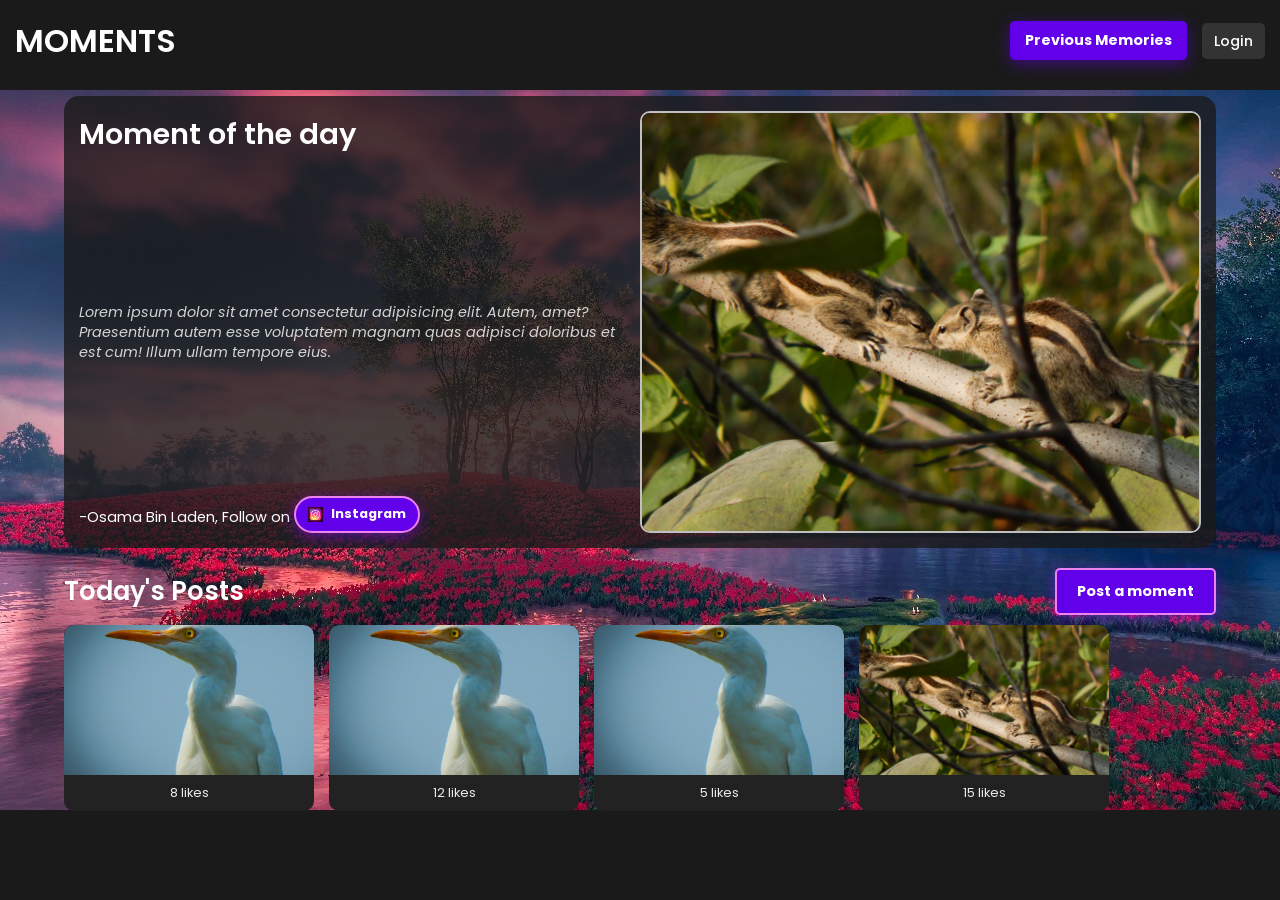
<file: Hack-The-Threat/demo-website/index.html>
<!DOCTYPE html>
<html lang="en">
  <head>
    <meta charset="UTF-8" />
    <meta name="viewport" content="width=device-width, initial-scale=1.0" />
    <title>Moments</title>
    <link rel="stylesheet" href="styles.css" />
    <link rel="preconnect" href="https://fonts.googleapis.com" />
    <link rel="preconnect" href="https://fonts.gstatic.com" crossorigin />
    <link
      href="https://fonts.googleapis.com/css2?family=Poppins:wght@300;400;500;600;700&display=swap"
      rel="stylesheet"
    />
    <script src="https://accounts.google.com/gsi/client" async defer></script>
  </head>
  <body>
    <div class="modal hidden">
      <div class="m-post">
        <img src="dummy.jpg" alt="" class="m-post-img" />
        <div class="m-post-details">
          <p class="m-post-username">USER01</p>
          <p class="m-post-caption">
            Lorem ipsum dolor sit amet consectetur adipisicing elit. Omnis
            consequatur minus id! Debitis temporibus dolore veniam amet, laborum
            nam libero provident praesentium blanditiis, eos explicabo?
          </p>
          <p class="m-post-like">4❤️</p>
        </div>
      </div>
    </div>
    <nav class="navbar">
      <a href="index.html" class="nav-title"><h1>MOMENTS</h1></a>
      <div class="navbutton-container">
        <a
          href="/previous-memories.html"
          class="navbutton"
          id="prevmem"
          >Previous Memories</a
        >
        <div id="login-button-container">
          <a href="/login.html" id="login-button" class="navbutton">Login</a>
        </div>
      </div>
    </nav>
    <main class="content">
      <section id="moment-of-the-day">
        <div id="moment-desc">
          <h2 id="moment-title">Moment of the day</h2>
          <p id="moment-story">
            Lorem ipsum dolor sit amet consectetur adipisicing elit. Autem, amet?
            Praesentium autem esse voluptatem magnam quas adipisci doloribus et
            est cum! Illum ullam tempore eius.
          </p>
          <p id="moment-userdata">
            -Osama Bin Laden, Follow on
            <a
              id="ins"
              class="tp-post-bin"
              href="https://www.instagram.com/?hl=en"
            >
              <img
                src="download.jpeg"
                alt="Instagram Logo"
                width="20"
                height="20"
              />
              <span>Instagram</span>
            </a>
          </p>
        </div>
        <img src="moment.jpg" alt="" id="moment-img" />
      </section>
      <section id="todays-posts">
        <div id="tp-header">
          <h2 id="tp-title">Today's Posts</h2>
          <a href="upload.html" id="tp-post-btn">Post a moment</a>
        </div>
        <div id="tp-container">
          <div class="post">
            <img src="dummy.jpg" alt="" class="post-img" />
            <p class="post-likes">8 likes</p>
          </div>
          <div class="post">
            <img src="dummy.jpg" alt="" class="post-img" />
            <p class="post-likes">12 likes</p>
          </div>
          <div class="post">
            <img src="dummy.jpg" alt="" class="post-img" />
            <p class="post-likes">5 likes</p>
          </div>
          <div class="post">
            <img src="moment.jpg" alt="" class="post-img" />
            <p class="post-likes">15 likes</p>
          </div>
        </div>
      </section>
    </main>
    <script>
      // Function to check if the user is logged in (dummy logic, replace with
      // your actual logic)
      function isLoggedIn() {
        return localStorage.getItem("userProfile") !== null;
      }

      function setupGoogleSignIn() {
        google.accounts.id.initialize({
          client_id: "YOUR_GOOGLE_CLIENT_ID", // Replace with your actual Google
          // Client ID
          callback: handleCredentialResponse,
        });

        google.accounts.id.renderButton(
          document.getElementById("login-button-container"),
          {
            theme: "filled_black",
            size: "large",
            text: "Sign in with Google",
          }, // customization attributes
        );
      }

      // Function to handle the Google login response
      function handleCredentialResponse(response) {
        // Handle the Google login response and fetch user profile data
        const id_token = response.credential;
        console.log("id_token: " + id_token);

        // fetch the user info and store into local storage and replace login
        // with profile

        fetch(
          "https://www.googleapis.com/oauth2/v3/tokeninfo?id_token=" + id_token,
        )
          .then((response) => response.json())
          .then((data) => {
            console.log(data);

            const userProfile = {
              name: data.name,
              email: data.email,
              picture: data.picture,
            };
            localStorage.setItem("userProfile", JSON.stringify(userProfile));
            updateNavbar();
          })
          .catch((error) => console.error("Error fetching user info:", error));
      }

      // Function to update the navbar based on login status
      function updateNavbar() {
        const loginButtonContainer =
          document.getElementById("login-button-container");
        const userProfileString = localStorage.getItem("userProfile");
        const userProfile = userProfileString
          ? JSON.parse(userProfileString)
          : null;
        if (userProfile) {
          loginButtonContainer.innerHTML = `
                <div class="user-profile">
                <img class="user-profile-pic" src="${userProfile.picture}" alt="Profile Pic" />
                <span class="user-profile-name">${userProfile.name}</span>
                </div>
            `;
        } else {
          loginButtonContainer.innerHTML = `<a href="/login.html" id="login-button" class="navbutton">Login</a>`;
        }
      }

      document.addEventListener("DOMContentLoaded", () => {
        if (!isLoggedIn()) {
          setupGoogleSignIn();
        }
        updateNavbar();
      });
    </script>
  </body>
</html>
</file>
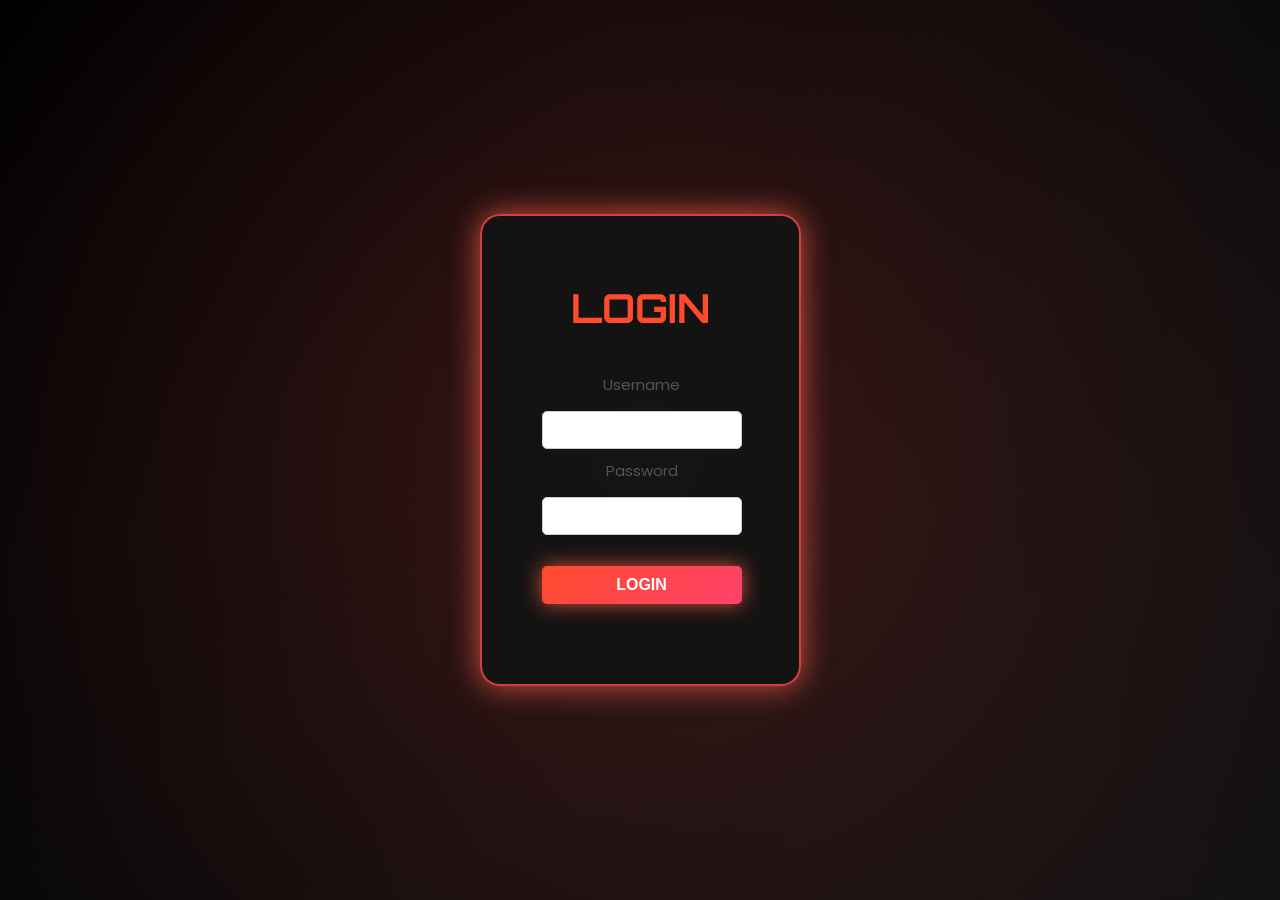
<file: Hack-The-Threat/demo-website/login.html>
<!DOCTYPE html>
<html lang="en">
<head>
    <meta charset="UTF-8">
    <meta name="viewport" content="width=device-width, initial-scale=1.0">
    <title>Welcome to Momento!</title>
    <link rel="stylesheet" href="login.css">
    <script src="https://accounts.google.com/gsi/client" async defer></script>
</head>
<body>
    <div class="login-container">
        <h1>Login</h1>
        <form id="login-form" action="/login" method="POST">
            <div class="input-group">
                <label for="username">Username</label>
                <input type="text" id="username" name="username" required>
            </div>
            <div class="input-group">
                <label for="password">Password</label>
                <input type="password" id="password" name="password" required>
            </div>
            <button type="submit" class="login-btn">Login</button>
        </form>      

        
        <div id="g_id_onload"
            data-client_id="356605619715-j957gqr93v6ktq3bbo808qlpet393odu.apps.googleusercontent.com"
            data-callback="handleCredentialResponse"
            data-auto_prompt="false">
        </div>
        
        
        <div class="g_id_signin" data-type="icon"></div>
        
        <p id="error-message" style="color: red; display: none;"></p>
    </div>

    <script src="script.js"></script>
</body>
</html>
</file>
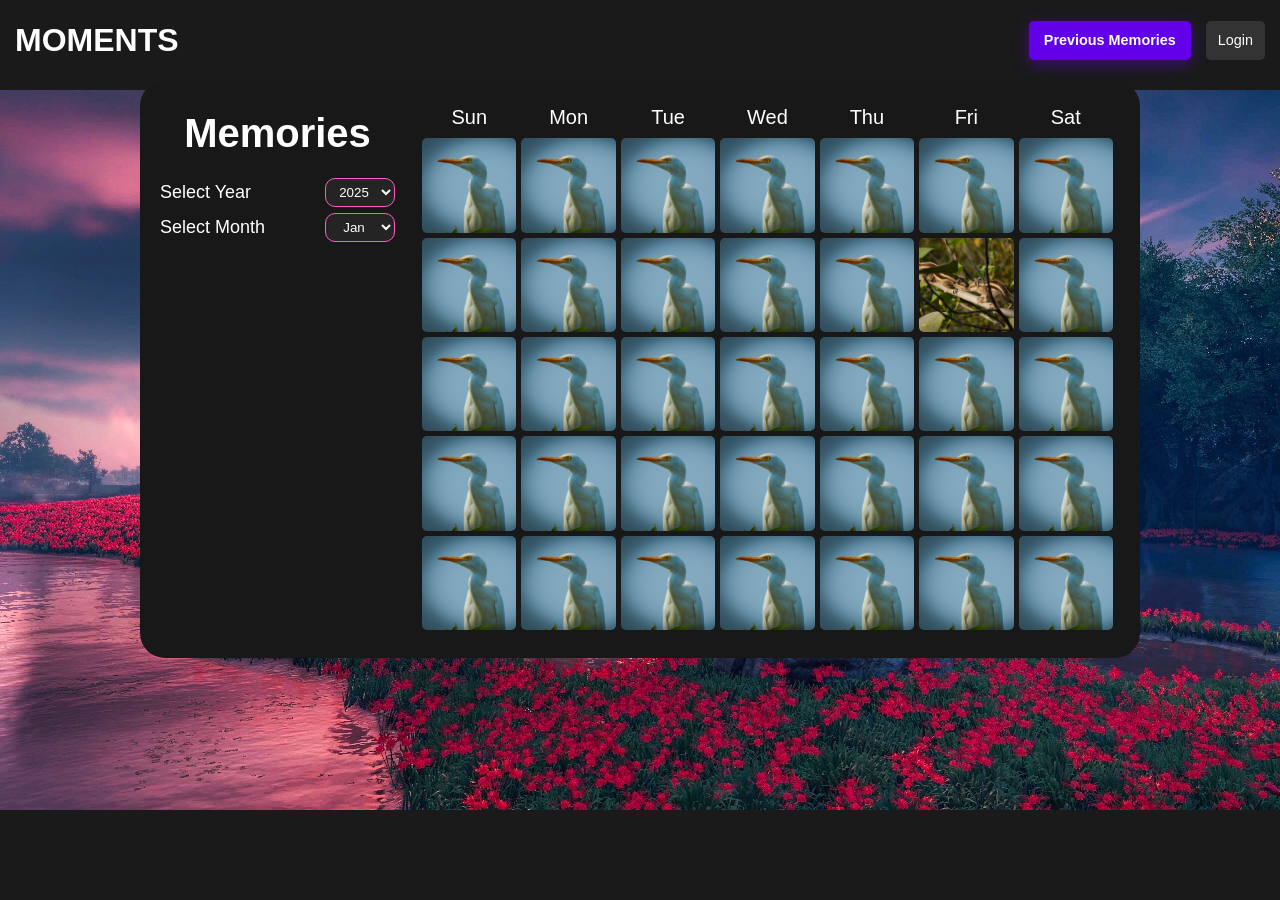
<file: Hack-The-Threat/demo-website/previous-memories.html>
<!DOCTYPE html>
<html lang="en">
  <head>
    <meta charset="UTF-8" />
    <meta name="viewport" content="width=device-width, initial-scale=1.0" />
    <title>Memories</title>
    <link rel="stylesheet" href="styles.css" />
    <link rel="stylesheet" href="previous-memories.css" />
    <link rel="preconnect" href="https://fonts.googleapis.com" />
    <link rel="preconnect" href="https://fonts.gstatic.com" crossorigin />
    <link
      href="https://fonts.googleapis.com/css2?family=Jersey+20&display=swap"
      rel="stylesheet"
    />
    <link rel="preconnect" href="https://fonts.googleapis.com" />
    <link rel="preconnect" href="https://fonts.gstatic.com" crossorigin />
    <link
      href="https://fonts.googleapis.com/css2?family=Instrument+Sans:ital,wght@0,400..700;1,400..700&display=swap"
      rel="stylesheet"
    />
  </head>
  <body>
    <div class="navbar">
      <a href="index.html"><h1 class="jersey-20-regular">MOMENTS</h1></a>
      <div class="navbutton-container">
        <a
          href="/previous-memories.html"
          class="navbutton jersey-20-regular"
          id="prevmem"
          >Previous Memories</a
        >
        <a href="/login.html" class="navbutton jersey-20-regular">Login </a>
      </div>
    </div>
    <div class="main-container">
      <form action="" id="time-select">
        <h2 class="jersey-20-regular" id="mem-title">Memories</h2>
        <div class="opt">
          <label for="year" class="instrument-sans-100">Select Year</label>
          <select name="year" id="year">
            <option value="2024" selected>2024</option>
            <option value="2024" selected>2025</option>
          </select>
        </div>
        <div class="opt">
          <label for="month" class="instrument-sans-100">Select Month</label>
          <select name="month" id="month">
            <option value="jan">Jan</option>
            <option value="feb">Feb</option>
          </select>
        </div>
      </form>
      <div id="memories-section">
        <p class="day">Sun</p>
        <p class="day">Mon</p>
        <p class="day">Tue</p>
        <p class="day">Wed</p>
        <p class="day">Thu</p>
        <p class="day">Fri</p>
        <p class="day">Sat</p>
        <img src="dummy.jpg" alt="" class="memory not-in-month" />
        <img src="dummy.jpg" alt="" class="memory not-in-month" />
        <img src="dummy.jpg" alt="" class="memory not-in-month" />
        <img src="dummy.jpg" alt="" class="memory" />
        <img src="dummy.jpg" alt="" class="memory" />
        <img src="dummy.jpg" alt="" class="memory" />
        <img src="dummy.jpg" alt="" class="memory" />
        <img src="dummy.jpg" alt="" class="memory" />
        <img src="dummy.jpg" alt="" class="memory" />
        <img src="dummy.jpg" alt="" class="memory" />
        <img src="dummy.jpg" alt="" class="memory" />
        <img src="dummy.jpg" alt="" class="memory" />
        <img src="moment.jpg" alt="" class="memory" />
        <img src="dummy.jpg" alt="" class="memory" />
        <img src="dummy.jpg" alt="" class="memory" />
        <img src="dummy.jpg" alt="" class="memory" />
        <img src="dummy.jpg" alt="" class="memory" />
        <img src="dummy.jpg" alt="" class="memory" />
        <img src="dummy.jpg" alt="" class="memory" />
        <img src="dummy.jpg" alt="" class="memory" />
        <img src="dummy.jpg" alt="" class="memory" />
        <img src="dummy.jpg" alt="" class="memory" />
        <img src="dummy.jpg" alt="" class="memory" />
        <img src="dummy.jpg" alt="" class="memory" />
        <img src="dummy.jpg" alt="" class="memory" />
        <img src="dummy.jpg" alt="" class="memory" />
        <img src="dummy.jpg" alt="" class="memory" />
        <img src="dummy.jpg" alt="" class="memory" />
        <img src="dummy.jpg" alt="" class="memory" />
        <img src="dummy.jpg" alt="" class="memory" />
        <img src="dummy.jpg" alt="" class="memory" />
        <img src="dummy.jpg" alt="" class="memory" />
        <img src="dummy.jpg" alt="" class="memory" />
        <img src="dummy.jpg" alt="" class="memory" />
        <img src="dummy.jpg" alt="" class="memory not-in-month" />
      </div>
    </div>
  </body>
</html>
</file>
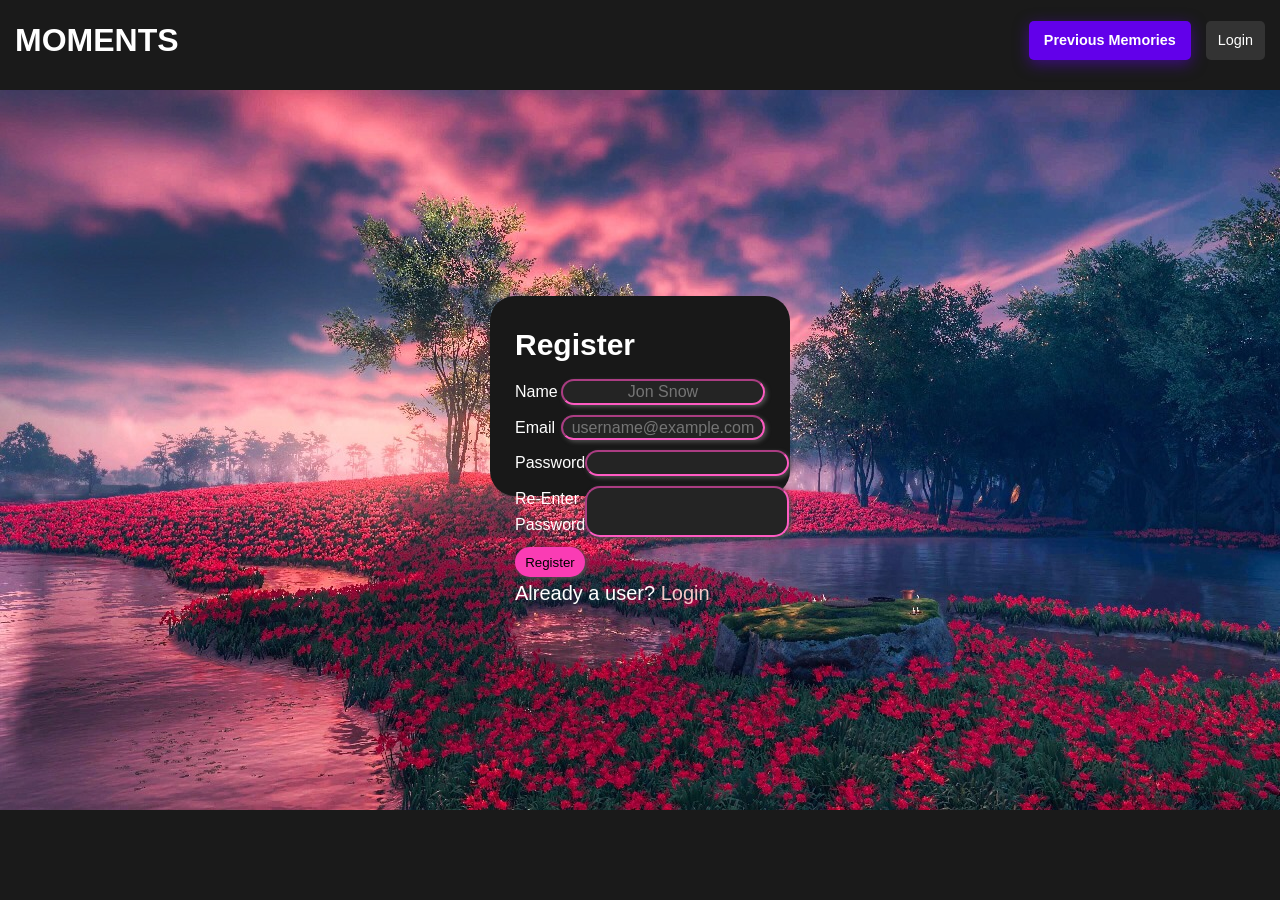
<file: Hack-The-Threat/demo-website/register.html>
<!DOCTYPE html>
<html lang="en">
  <head>
    <meta charset="UTF-8" />
    <meta name="viewport" content="width=device-width, initial-scale=1.0" />
    <title>Register</title>
    <link rel="stylesheet" href="styles.css" />
    <link rel="stylesheet" href="register.css" />
    <link rel="preconnect" href="https://fonts.googleapis.com" />
    <link rel="preconnect" href="https://fonts.gstatic.com" crossorigin />
    <link
      href="https://fonts.googleapis.com/css2?family=Jersey+20&display=swap"
      rel="stylesheet"
    />
    <link rel="preconnect" href="https://fonts.googleapis.com" />
    <link rel="preconnect" href="https://fonts.gstatic.com" crossorigin />
    <link
      href="https://fonts.googleapis.com/css2?family=Instrument+Sans:ital,wght@0,400..700;1,400..700&display=swap"
      rel="stylesheet"
    />
  </head>
  <body>
    <div class="navbar">
      <a href="index.html"><h1 class="jersey-20-regular">MOMENTS</h1></a>

      <div class="navbutton-container">
        <a
          href="/previous-memories.html"
          class="navbutton jersey-20-regular"
          id="prevmem"
          >Previous Memories</a
        >
        <a href="/login.html" class="navbutton jersey-20-regular">Login </a>
      </div>
    </div>
    <div id="login-page">
      <form action="" id="register-form">
        <h3 style="font-size: 30px; margin: 0" class="jersey-20-regular">
          Register
        </h3>
        <div class="form-input instrument-sans-100">
          <label for="name">Name</label>
          <input name="Name" type="Name" placeholder="Jon Snow" />
        </div>
        <div class="form-input instrument-sans-100">
          <label for="email">Email</label>
          <input name="email" type="email" placeholder="username@example.com" />
        </div>
        <div class="form-input instrument-sans-100">
          <label for="passwd">Password</label>
          <input type="password" name="passwd" id="passwd" />
        </div>
        <div class="form-input instrument-sans-100">
          <label for="re-passwd">Re-Enter Password</label>
          <input type="password" name="re-passwd" id="re-passwd" />
        </div>
        <button>Register</button>
        <p class="jersey-20-regular" style="font-size: 20px">
          Already a user?
          <a
            href="/login.html"
            style="color: rgb(245, 200, 200)"
            class="instrument-sans-100"
            >Login</a
          >
        </p>
      </form>
    </div>
  </body>
</html>
</file>
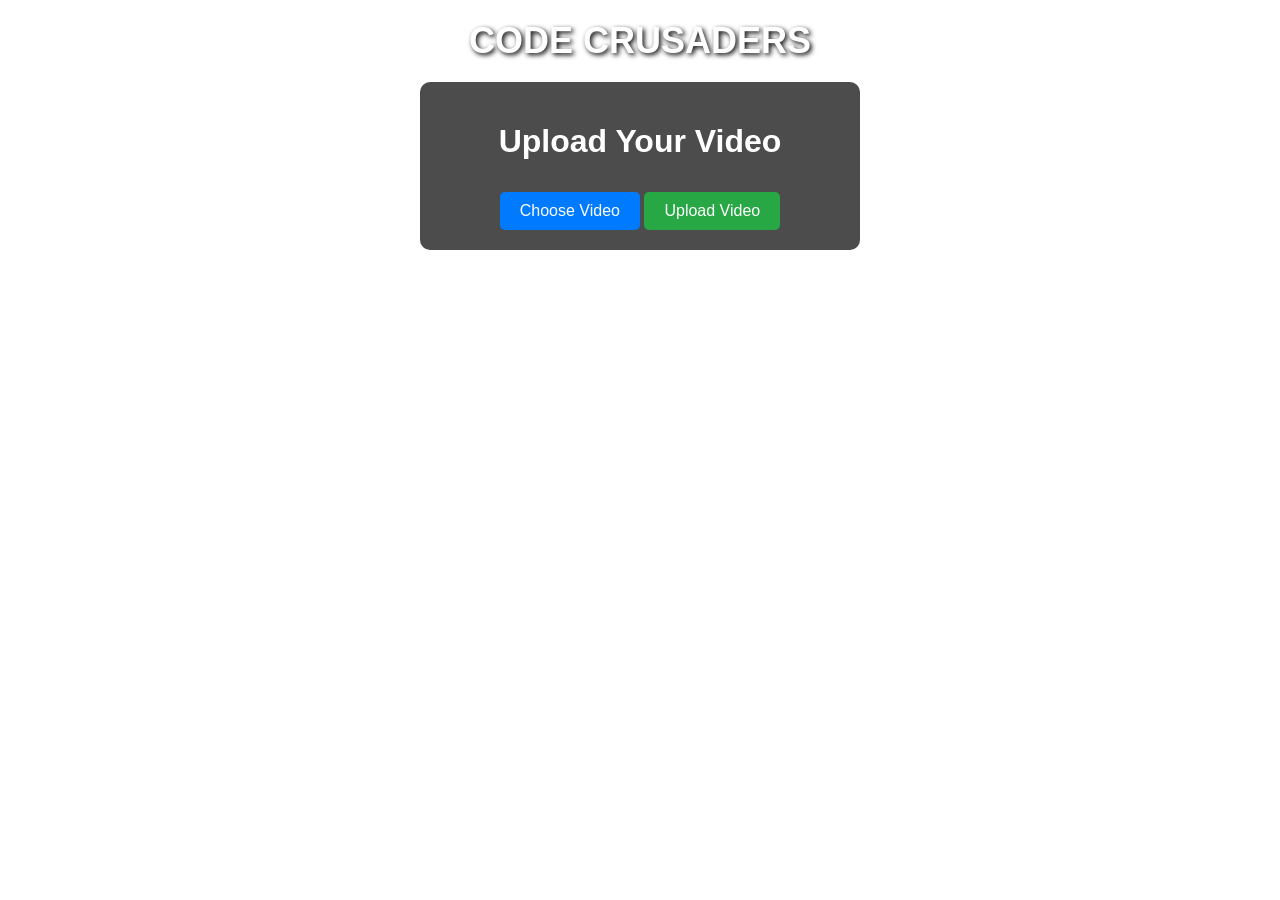
<file: Hack-The-Threat/demo-website/test_video.html>
<!DOCTYPE html>
<html lang="en">
<head>
  <meta charset="UTF-8">
  <meta name="viewport" content="width=device-width, initial-scale=1.0">
  <title>Code Crusaders</title>
  <style>
    body {
      margin: 0;
      padding: 0;
      font-family: Arial, sans-serif;
      background-image: url('https://images8.alphacoders.com/568/568490.jpg');
      background-size: cover;
      background-position: center;
      background-repeat: no-repeat;
      color: white;
      display: flex;
      flex-direction: column;
      align-items: center;
      height: 100vh;
    }

    .title {
      font-size: 36px;
      font-weight: bold;
      text-shadow: 2px 2px 5px black;
      margin: 20px 0;
    }

    .container {
      background: rgba(0, 0, 0, 0.7);
      padding: 20px;
      border-radius: 10px;
      text-align: center;
      width: 90%;
      max-width: 400px;
    }

    input[type="file"] {
      display: none;
    }

    label {
      display: inline-block;
      background: #007bff;
      color: white;
      padding: 10px 20px;
      font-size: 16px;
      border-radius: 5px;
      cursor: pointer;
      margin-top: 10px;
    }

    label:hover {
      background: #0056b3;
    }

    button {
      background: #28a745;
      color: white;
      border: none;
      padding: 10px 20px;
      font-size: 16px;
      border-radius: 5px;
      cursor: pointer;
      margin-top: 10px;
    }

    button:hover {
      background: #218838;
    }

    video {
      width: 100%;
      border-radius: 10px;
      margin-top: 10px;
    }
  </style>
</head>
<body>
  <div class="title">CODE CRUSADERS</div>
  <div class="container">
    <h1>Upload Your Video</h1>
    <form>
      <input type="file" id="videoUpload" accept="video/*">
      <label for="videoUpload">Choose Video</label>
      <video id="videoPreview" controls style="display: none;"></video>
      <button type="submit">Upload Video</button>
    </form>
  </div>

  <script>
    const videoUpload = document.getElementById('videoUpload');
    const videoPreview = document.getElementById('videoPreview');

    videoUpload.addEventListener('change', function(event) {
      const file = event.target.files[0];
      if (file) {
        const url = URL.createObjectURL(file);
        videoPreview.src = url;
        videoPreview.style.display = 'block';
      }
    });
  </script>
</body>
</html>
</file>
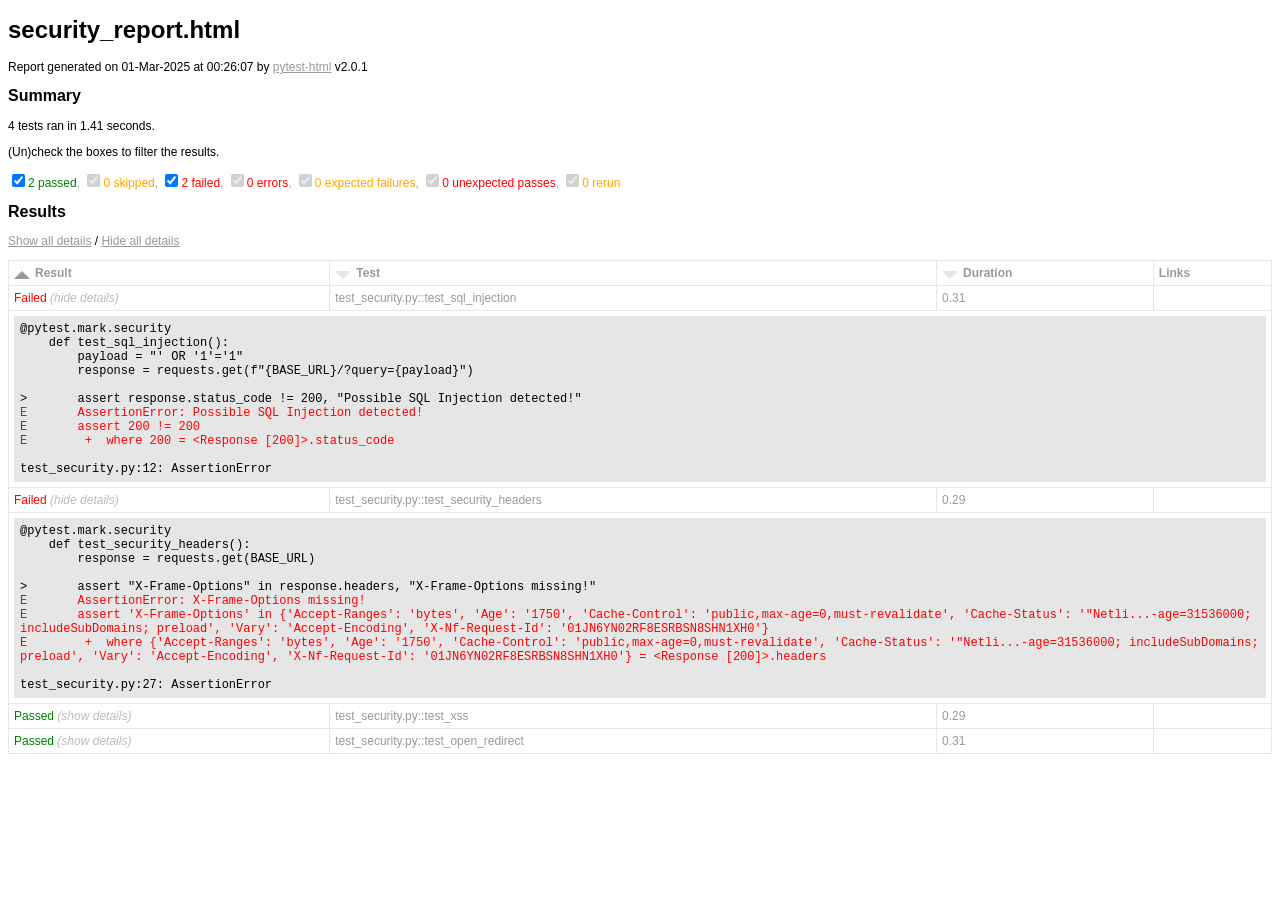
<file: Hack-The-Threat/tests/logs/security_report.html>
<!DOCTYPE html>
<html>
  <head>
    <meta charset="utf-8"/>
    <title>Test Report</title>
    <style>body {
	font-family: Helvetica, Arial, sans-serif;
	font-size: 12px;
	/* do not increase min-width as some may use split screens */
	min-width: 800px;
	color: #999;
}

h1 {
	font-size: 24px;
	color: black;
}

h2 {
	font-size: 16px;
	color: black;
}

p {
    color: black;
}

a {
	color: #999;
}

table {
	border-collapse: collapse;
}

/******************************
 * SUMMARY INFORMATION
 ******************************/

#environment td {
	padding: 5px;
	border: 1px solid #E6E6E6;
}

#environment tr:nth-child(odd) {
	background-color: #f6f6f6;
}

/******************************
 * TEST RESULT COLORS
 ******************************/
span.passed, .passed .col-result {
	color: green;
}
span.skipped, span.xfailed, span.rerun, .skipped .col-result, .xfailed .col-result, .rerun .col-result {
	color: orange;
}
span.error, span.failed, span.xpassed, .error .col-result, .failed .col-result, .xpassed .col-result  {
	color: red;
}


/******************************
 * RESULTS TABLE
 *
 * 1. Table Layout
 * 2. Extra
 * 3. Sorting items
 *
 ******************************/

/*------------------
 * 1. Table Layout
 *------------------*/

#results-table {
	border: 1px solid #e6e6e6;
	color: #999;
	font-size: 12px;
	width: 100%
}

#results-table th, #results-table td {
	padding: 5px;
	border: 1px solid #E6E6E6;
	text-align: left
}
#results-table th {
	font-weight: bold
}

/*------------------
 * 2. Extra
 *------------------*/

.log:only-child {
	height: inherit
}
.log {
	background-color: #e6e6e6;
	border: 1px solid #e6e6e6;
	color: black;
	display: block;
	font-family: "Courier New", Courier, monospace;
	height: 230px;
	overflow-y: scroll;
	padding: 5px;
	white-space: pre-wrap
}
div.image {
	border: 1px solid #e6e6e6;
	float: right;
	height: 240px;
	margin-left: 5px;
	overflow: hidden;
	width: 320px
}
div.image img {
	width: 320px
}
.collapsed {
	display: none;
}
.expander::after {
	content: " (show details)";
	color: #BBB;
	font-style: italic;
	cursor: pointer;
}
.collapser::after {
	content: " (hide details)";
	color: #BBB;
	font-style: italic;
	cursor: pointer;
}

/*------------------
 * 3. Sorting items
 *------------------*/
.sortable {
	cursor: pointer;
}

.sort-icon {
	font-size: 0px;
	float: left;
	margin-right: 5px;
	margin-top: 5px;
	/*triangle*/
	width: 0;
	height: 0;
	border-left: 8px solid transparent;
	border-right: 8px solid transparent;
}

.inactive .sort-icon {
	/*finish triangle*/
	border-top: 8px solid #E6E6E6;
}

.asc.active .sort-icon {
	/*finish triangle*/
	border-bottom: 8px solid #999;
}

.desc.active .sort-icon {
	/*finish triangle*/
	border-top: 8px solid #999;
}
</style></head>
  <body onLoad="init()">
    <script>/* This Source Code Form is subject to the terms of the Mozilla Public
 * License, v. 2.0. If a copy of the MPL was not distributed with this file,
 * You can obtain one at http://mozilla.org/MPL/2.0/. */


function toArray(iter) {
    if (iter === null) {
        return null;
    }
    return Array.prototype.slice.call(iter);
}

function find(selector, elem) {
    if (!elem) {
        elem = document;
    }
    return elem.querySelector(selector);
}

function find_all(selector, elem) {
    if (!elem) {
        elem = document;
    }
    return toArray(elem.querySelectorAll(selector));
}

function sort_column(elem) {
    toggle_sort_states(elem);
    var colIndex = toArray(elem.parentNode.childNodes).indexOf(elem);
    var key;
    if (elem.classList.contains('numeric')) {
        key = key_num;
    } else if (elem.classList.contains('result')) {
        key = key_result;
    } else {
        key = key_alpha;
    }
    sort_table(elem, key(colIndex));
}

function show_all_extras() {
    find_all('.col-result').forEach(show_extras);
}

function hide_all_extras() {
    find_all('.col-result').forEach(hide_extras);
}

function show_extras(colresult_elem) {
    var extras = colresult_elem.parentNode.nextElementSibling;
    var expandcollapse = colresult_elem.firstElementChild;
    extras.classList.remove("collapsed");
    expandcollapse.classList.remove("expander");
    expandcollapse.classList.add("collapser");
}

function hide_extras(colresult_elem) {
    var extras = colresult_elem.parentNode.nextElementSibling;
    var expandcollapse = colresult_elem.firstElementChild;
    extras.classList.add("collapsed");
    expandcollapse.classList.remove("collapser");
    expandcollapse.classList.add("expander");
}

function show_filters() {
    var filter_items = document.getElementsByClassName('filter');
    for (var i = 0; i < filter_items.length; i++)
        filter_items[i].hidden = false;
}

function add_collapse() {
    // Add links for show/hide all
    var resulttable = find('table#results-table');
    var showhideall = document.createElement("p");
    showhideall.innerHTML = '<a href="javascript:show_all_extras()">Show all details</a> / ' +
                            '<a href="javascript:hide_all_extras()">Hide all details</a>';
    resulttable.parentElement.insertBefore(showhideall, resulttable);

    // Add show/hide link to each result
    find_all('.col-result').forEach(function(elem) {
        var collapsed = get_query_parameter('collapsed') || 'Passed';
        var extras = elem.parentNode.nextElementSibling;
        var expandcollapse = document.createElement("span");
        if (collapsed.includes(elem.innerHTML)) {
            extras.classList.add("collapsed");
            expandcollapse.classList.add("expander");
        } else {
            expandcollapse.classList.add("collapser");
        }
        elem.appendChild(expandcollapse);

        elem.addEventListener("click", function(event) {
            if (event.currentTarget.parentNode.nextElementSibling.classList.contains("collapsed")) {
                show_extras(event.currentTarget);
            } else {
                hide_extras(event.currentTarget);
            }
        });
    })
}

function get_query_parameter(name) {
    var match = RegExp('[?&]' + name + '=([^&]*)').exec(window.location.search);
    return match && decodeURIComponent(match[1].replace(/\+/g, ' '));
}

function init () {
    reset_sort_headers();

    add_collapse();

    show_filters();

    sort_column(find('.initial-sort'));

    find_all('.sortable').forEach(function(elem) {
        elem.addEventListener("click",
                              function(event) {
                                  sort_column(elem);
                              }, false)
    });

};

function sort_table(clicked, key_func) {
    var rows = find_all('.results-table-row');
    var reversed = !clicked.classList.contains('asc');
    var sorted_rows = sort(rows, key_func, reversed);
    /* Whole table is removed here because browsers acts much slower
     * when appending existing elements.
     */
    var thead = document.getElementById("results-table-head");
    document.getElementById('results-table').remove();
    var parent = document.createElement("table");
    parent.id = "results-table";
    parent.appendChild(thead);
    sorted_rows.forEach(function(elem) {
        parent.appendChild(elem);
    });
    document.getElementsByTagName("BODY")[0].appendChild(parent);
}

function sort(items, key_func, reversed) {
    var sort_array = items.map(function(item, i) {
        return [key_func(item), i];
    });

    sort_array.sort(function(a, b) {
        var key_a = a[0];
        var key_b = b[0];

        if (key_a == key_b) return 0;

        if (reversed) {
            return (key_a < key_b ? 1 : -1);
        } else {
            return (key_a > key_b ? 1 : -1);
        }
    });

    return sort_array.map(function(item) {
        var index = item[1];
        return items[index];
    });
}

function key_alpha(col_index) {
    return function(elem) {
        return elem.childNodes[1].childNodes[col_index].firstChild.data.toLowerCase();
    };
}

function key_num(col_index) {
    return function(elem) {
        return parseFloat(elem.childNodes[1].childNodes[col_index].firstChild.data);
    };
}

function key_result(col_index) {
    return function(elem) {
        var strings = ['Error', 'Failed', 'Rerun', 'XFailed', 'XPassed',
                       'Skipped', 'Passed'];
        return strings.indexOf(elem.childNodes[1].childNodes[col_index].firstChild.data);
    };
}

function reset_sort_headers() {
    find_all('.sort-icon').forEach(function(elem) {
        elem.parentNode.removeChild(elem);
    });
    find_all('.sortable').forEach(function(elem) {
        var icon = document.createElement("div");
        icon.className = "sort-icon";
        icon.textContent = "vvv";
        elem.insertBefore(icon, elem.firstChild);
        elem.classList.remove("desc", "active");
        elem.classList.add("asc", "inactive");
    });
}

function toggle_sort_states(elem) {
    //if active, toggle between asc and desc
    if (elem.classList.contains('active')) {
        elem.classList.toggle('asc');
        elem.classList.toggle('desc');
    }

    //if inactive, reset all other functions and add ascending active
    if (elem.classList.contains('inactive')) {
        reset_sort_headers();
        elem.classList.remove('inactive');
        elem.classList.add('active');
    }
}

function is_all_rows_hidden(value) {
  return value.hidden == false;
}

function filter_table(elem) {
    var outcome_att = "data-test-result";
    var outcome = elem.getAttribute(outcome_att);
    class_outcome = outcome + " results-table-row";
    var outcome_rows = document.getElementsByClassName(class_outcome);

    for(var i = 0; i < outcome_rows.length; i++){
        outcome_rows[i].hidden = !elem.checked;
    }

    var rows = find_all('.results-table-row').filter(is_all_rows_hidden);
    var all_rows_hidden = rows.length == 0 ? true : false;
    var not_found_message = document.getElementById("not-found-message");
    not_found_message.hidden = !all_rows_hidden;
}
</script>
    <h1>security_report.html</h1>
    <p>Report generated on 01-Mar-2025 at 00:26:07 by <a href="https://pypi.python.org/pypi/pytest-html">pytest-html</a> v2.0.1</p>
    <h2>Summary</h2>
    <p>4 tests ran in 1.41 seconds. </p>
    <p class="filter" hidden="true">(Un)check the boxes to filter the results.</p><input checked="true" class="filter" data-test-result="passed" hidden="true" name="filter_checkbox" onChange="filter_table(this)" type="checkbox"/><span class="passed">2 passed</span>, <input checked="true" class="filter" data-test-result="skipped" disabled="true" hidden="true" name="filter_checkbox" onChange="filter_table(this)" type="checkbox"/><span class="skipped">0 skipped</span>, <input checked="true" class="filter" data-test-result="failed" hidden="true" name="filter_checkbox" onChange="filter_table(this)" type="checkbox"/><span class="failed">2 failed</span>, <input checked="true" class="filter" data-test-result="error" disabled="true" hidden="true" name="filter_checkbox" onChange="filter_table(this)" type="checkbox"/><span class="error">0 errors</span>, <input checked="true" class="filter" data-test-result="xfailed" disabled="true" hidden="true" name="filter_checkbox" onChange="filter_table(this)" type="checkbox"/><span class="xfailed">0 expected failures</span>, <input checked="true" class="filter" data-test-result="xpassed" disabled="true" hidden="true" name="filter_checkbox" onChange="filter_table(this)" type="checkbox"/><span class="xpassed">0 unexpected passes</span>, <input checked="true" class="filter" data-test-result="rerun" disabled="true" hidden="true" name="filter_checkbox" onChange="filter_table(this)" type="checkbox"/><span class="rerun">0 rerun</span>
    <h2>Results</h2>
    <table id="results-table">
      <thead id="results-table-head">
        <tr>
          <th class="sortable result initial-sort" col="result">Result</th>
          <th class="sortable" col="name">Test</th>
          <th class="sortable numeric" col="duration">Duration</th>
          <th>Links</th></tr>
        <tr hidden="true" id="not-found-message">
          <th colspan="4">No results found. Try to check the filters</th></tr></thead>
      <tbody class="failed results-table-row">
        <tr>
          <td class="col-result">Failed</td>
          <td class="col-name">test_security.py::test_sql_injection</td>
          <td class="col-duration">0.31</td>
          <td class="col-links"></td></tr>
        <tr>
          <td class="extra" colspan="4">
            <div class="log">@pytest.mark.security<br/>    def test_sql_injection():<br/>        payload = &quot;&#x27; OR &#x27;1&#x27;=&#x27;1&quot;<br/>        response = requests.get(f&quot;{BASE_URL}/?query={payload}&quot;)<br/>    <br/>&gt;       assert response.status_code != 200, &quot;Possible SQL Injection detected!&quot;<br/><span class="error">E       AssertionError: Possible SQL Injection detected!</span><br/><span class="error">E       assert 200 != 200</span><br/><span class="error">E        +  where 200 = &lt;Response [200]&gt;.status_code</span><br/><br/>test_security.py:12: AssertionError<br/></div></td></tr></tbody>
      <tbody class="failed results-table-row">
        <tr>
          <td class="col-result">Failed</td>
          <td class="col-name">test_security.py::test_security_headers</td>
          <td class="col-duration">0.29</td>
          <td class="col-links"></td></tr>
        <tr>
          <td class="extra" colspan="4">
            <div class="log">@pytest.mark.security<br/>    def test_security_headers():<br/>        response = requests.get(BASE_URL)<br/>    <br/>&gt;       assert &quot;X-Frame-Options&quot; in response.headers, &quot;X-Frame-Options missing!&quot;<br/><span class="error">E       AssertionError: X-Frame-Options missing!</span><br/><span class="error">E       assert &#x27;X-Frame-Options&#x27; in {&#x27;Accept-Ranges&#x27;: &#x27;bytes&#x27;, &#x27;Age&#x27;: &#x27;1750&#x27;, &#x27;Cache-Control&#x27;: &#x27;public,max-age=0,must-revalidate&#x27;, &#x27;Cache-Status&#x27;: &#x27;&quot;Netli...-age=31536000; includeSubDomains; preload&#x27;, &#x27;Vary&#x27;: &#x27;Accept-Encoding&#x27;, &#x27;X-Nf-Request-Id&#x27;: &#x27;01JN6YN02RF8ESRBSN8SHN1XH0&#x27;}</span><br/><span class="error">E        +  where {&#x27;Accept-Ranges&#x27;: &#x27;bytes&#x27;, &#x27;Age&#x27;: &#x27;1750&#x27;, &#x27;Cache-Control&#x27;: &#x27;public,max-age=0,must-revalidate&#x27;, &#x27;Cache-Status&#x27;: &#x27;&quot;Netli...-age=31536000; includeSubDomains; preload&#x27;, &#x27;Vary&#x27;: &#x27;Accept-Encoding&#x27;, &#x27;X-Nf-Request-Id&#x27;: &#x27;01JN6YN02RF8ESRBSN8SHN1XH0&#x27;} = &lt;Response [200]&gt;.headers</span><br/><br/>test_security.py:27: AssertionError<br/></div></td></tr></tbody>
      <tbody class="passed results-table-row">
        <tr>
          <td class="col-result">Passed</td>
          <td class="col-name">test_security.py::test_xss</td>
          <td class="col-duration">0.29</td>
          <td class="col-links"></td></tr>
        <tr>
          <td class="extra" colspan="4">
            <div class="empty log">No log output captured.</div></td></tr></tbody>
      <tbody class="passed results-table-row">
        <tr>
          <td class="col-result">Passed</td>
          <td class="col-name">test_security.py::test_open_redirect</td>
          <td class="col-duration">0.31</td>
          <td class="col-links"></td></tr>
        <tr>
          <td class="extra" colspan="4">
            <div class="empty log">No log output captured.</div></td></tr></tbody></table></body></html>
</file>
<file: Hack-The-Threat/demo-website/styles.css>
* {
  margin: 0;
  padding: 0;
  box-sizing: border-box;
}

body {
  font-family: "Poppins", sans-serif;
  background: url("./picture.jpg") no-repeat center center fixed;
  background-size: contain; /* Changed from cover to contain */
    background-color: #1a1a1a;
  color: #fff;
  line-height: 1.6;
  min-height: 100vh;
  width: 100%;
}
a {
  text-decoration: none;
  color: inherit;
}

.nav-title {
  color: #fff;
}

.navbar {
  display: flex;
  justify-content: space-between;
  align-items: center;
  padding: 15px; /* Reduced padding */
}

.navbar h1 {
  font-size: 2rem; /* Reduced font-size */
  font-weight: 600;
  margin: 0;
}

.navbutton-container {
  display: flex;
  align-items: center;
  gap: 15px;
}

.navbutton {
  font-size: 0.9rem; /* Reduced font-size */
  font-weight: 500;
  padding: 8px 12px;
  border-radius: 5px;
  background: #333;
  transition: background 0.3s ease, color 0.3s ease;
}

.navbutton:hover {
  background: #555;
  color: #eee;
}

#prevmem {
  display: inline-block;
  padding: 8px 15px; /* Reduced padding */
  font-size: 0.9rem; /* Reduced font-size */
  font-weight: bold;
  color: #fff;
  text-decoration: none;
  background: #6200ea;
  border-radius: 5px;
  box-shadow: 0 4px 15px rgba(98, 0, 234, 0.5);
  transition: all 0.3s ease-in-out;
}

#prevmem:hover {
  background: #ff1493;
  color: #6200ea;
  box-shadow: 0 0 25px rgba(98, 0, 234, 0.8),
    0 0 50px rgba(98, 0, 234, 0.6);
}

.content {
  width: 90%;
  max-width: 1200px;
  margin: 15px auto; /* Reduced margin */
}

#moment-of-the-day {
  background: rgba(25, 25, 25, 0.8);
  border-radius: 15px; /* Reduced border-radius */
  display: grid;
  grid-template-columns: 1fr 1fr;
  padding: 15px; /* Reduced padding */
  margin-bottom: 20px; /* Reduced margin */
  transition: transform 0.3s ease-in-out, background 0.3s ease-in-out;
}

#moment-of-the-day:hover {
  background: rgba(128, 0, 255, 0.1);
  transform: scale(1.02);
}

#moment-img {
  width: 100%;
  height: 100%;
  object-fit: cover;
  border-radius: 10px; /* Reduced border-radius */
  border: 2px solid silver;
}

#moment-desc {
  display: flex;
  flex-direction: column;
  justify-content: space-between;
  padding-right: 15px;
}

#moment-title {
  font-size: 1.8rem; /* Reduced font-size */
  font-weight: 600;
  margin-bottom: 10px; /* Reduced margin */
}

#moment-story {
  font-size: 0.9rem;
  font-style: italic;
  line-height: 1.4;
  opacity: 0.8;
}

#moment-userdata {
  font-size: 0.9rem; /* Reduced font-size */
}

#todays-posts {
  margin-top: 20px; /* Reduced margin */
}

#tp-header {
  display: flex;
  justify-content: space-between;
  align-items: center;
  margin-bottom: 10px; /* Reduced margin */
}

#tp-title {
  font-size: 1.6rem; /* Reduced font-size */
  font-weight: 600;
}

#tp-post-btn {
  display: inline-block;
  padding: 10px 20px; /* Reduced padding */
  font-size: 0.9rem; /* Reduced font-size */
  font-weight: bold;
  color: #fff;
  text-decoration: none;
  background: #6200ea;
  border: 2px solid violet;
  border-radius: 5px;
  text-align: center;
  cursor: pointer;
  box-shadow: 0 4px 15px rgba(128, 0, 255, 0.5);
  transition: all 0.3s ease-in-out;
}

#tp-post-btn:hover {
  background: #ff1493;
  color: #6200ea;
  box-shadow: 0 0 25px rgba(255, 20, 147, 0.8),
    0 0 50px rgba(255, 20, 147, 0.6);
}

#tp-container {
  display: flex;
  flex-wrap: wrap;
  gap: 15px;
}

.post {
  width: 30%;
  min-width: 180px; /* Reduced min-width */
    max-width: 250px;
  background: #222;
  border-radius: 10px;
  overflow: hidden;
  display: flex;
  flex-direction: column;
  transition: transform 0.3s ease-in-out;
  margin-bottom: 10px;
}

.post:hover {
  transform: scale(1.02);
}

.post-img {
  width: 100%;
  height: 150px; /* Reduced height */
  object-fit: cover;
  border-radius: 10px 10px 0 0;
}

.post-likes {
  text-align: center;
  padding: 8px; /* Reduced padding */
  font-size: 0.8rem;
  opacity: 0.9;
}

.modal {
  position: fixed;
  top: 0;
  left: 0;
  width: 100%;
  height: 100vh;
  background: rgba(0, 0, 0, 0.7);
  display: flex;
  align-items: center;
  justify-content: center;
  z-index: 100;
}

.m-post {
  width: 80%;
  max-width: 800px;
  background: #222;
  border-radius: 15px;
  overflow: hidden;
  display: grid;
  grid-template-columns: 1.2fr 0.8fr;
}

.m-post-img {
  width: 100%;
  height: 100%;
  object-fit: cover;
}

.m-post-details {
  padding: 15px;
  display: flex;
  flex-direction: column;
  gap: 10px;
}

.m-post-username {
  font-size: 1.2rem;
  font-weight: 600;
}

.m-post-caption {
  font-size: 0.8rem;
  font-style: italic;
  opacity: 0.8;
}

.m-post-like {
  align-self: flex-start;
  padding: 5px 10px;
  font-size: 0.8rem;
  border: 1px solid #ff5bc3;
  border-radius: 15px;
  cursor: pointer;
}

.hidden {
  display: none;
}

.user-profile {
  display: flex;
  align-items: center;
  gap: 8px;
}

.user-profile-pic {
  width: 25px; /* Reduced size */
  height: 25px; /* Reduced size */
  border-radius: 50%;
  object-fit: cover;
}

.user-profile-name {
  font-weight: 600;
  color: #ffffff;
    font-size: 0.9rem;
}

.tp-post-bin {
  display: inline-flex;
  align-items: center;
  padding: 6px 12px;
  font-size: 0.8rem;
  font-weight: bold;
  color: #fff;
  text-decoration: none;
  background: #6200ea;
  border: 2px solid violet;
  border-radius: 50px;
  box-shadow: 0 4px 15px rgba(128, 0, 255, 0.5);
  transition: all 0.3s ease-in-out;
}

.tp-post-bin img {
  margin-right: 8px;
  width: 15px;
    height: 15px;
}

.tp-post-bin:hover {
  background: #ff1493;
  color: #6200ea;
  box-shadow: 0 0 25px rgba(255, 20, 147, 0.8),
    0 0 50px rgba(255, 20, 147, 0.6);
}
</file>
<file: Hack-The-Threat/demo-website/login.css>
/* Importing modern fonts */
@import url('https://fonts.googleapis.com/css2?family=Orbitron:wght@400;700&family=Poppins:wght@300;600&display=swap');

body {
    height: 100vh;
    margin: 0;
    display: flex;
    justify-content: center;
    align-items: center;
    background: linear-gradient(135deg, #000000, #121212);
    color: white;
    font-family: 'Poppins', sans-serif;
    overflow: hidden;
    position: relative;
}

/* Animated Gradient Effect on Cursor */
body::before {
    content: "";
    position: absolute;
    width: 100%;
    height: 100%;
    background: radial-gradient(circle, rgba(255, 77, 77, 0.2), transparent);
    pointer-events: none;
    transition: transform 0.1s ease-out;
}

/* Cursor Effect Movement */
body:hover::before {
    transform: translate(var(--x, 50px), var(--y, 50px));
}

/* this is for the login form*/
#login-form {
    padding: 20px;
    border-radius: 10px;
    box-shadow: 0 4px 10px rgba(0, 0, 0, 0.1);
    width: 100%;
    max-width: 200px;
}   

.input-group {
    margin-bottom: 1px;
    margin-top: 10px;
}

.input-group label {
    display: block;
    font-size: 15px;
    margin-bottom: 15px;
    color: #555;
}

.input-group input {
    width: 100%;
    padding: 10px;
    font-size: 14px;
    border: 1px solid #ccc;
    border-radius: 5px;
    box-sizing: border-box;
}

.input-group input:focus {
    border-color: #007BFF;
    outline: none;
    box-shadow: 0 0 5px rgba(0, 123, 255, 0.5);
}

.login-btn {
    width: 100%;
    padding: 10px;
    background-color: #007BFF;
    color: #fff;
    border: none;
    border-radius: 5px;
    font-size: 16px;
    cursor: pointer;
    margin-top: 30px;
    transition: background-color 0.3s ease;
}

.login-btn:hover {
    background-color: #0056b3;
}


/* Container Styling */
.login-container {
    padding: 40px;
    background: rgba(20, 20, 20, 0.95);
    border-radius: 20px;
    text-align: center;
    box-shadow: 0 0 30px rgba(255, 99, 71, 0.8);
    border: 2px solid rgba(255, 77, 77, 0.8);
    backdrop-filter: blur(20px);
    animation: glow 2s infinite alternate;
}

/* Neon Glow Animation */
@keyframes glow {
    from {
        box-shadow: 0 0 20px rgba(255, 99, 71, 0.8);
    }
    to {
        box-shadow: 0 0 40px rgba(255, 99, 71, 1);
    }
}

/* Heading Styling */
.login-container h1 {
    font-size: 2.5rem;
    font-family: 'Orbitron', sans-serif;
    text-transform: uppercase;
    color: #ff4b2b;
    margin-bottom: 10px;
}

.login-container p {
    font-size: 1.1rem;
    margin-bottom: 20px;
    color: #ddd;
}

/* Compact Google Sign-In Button */
.g_id_signin {
    display: flex;
    justify-content: center;
    margin-top: 20px;
}

/* Button Styling */
button {
    padding: 12px 24px;
    border: none;
    border-radius: 30px;
    cursor: pointer;
    background: linear-gradient(135deg, #ff4b2b, #ff416c);
    color: white;
    font-size: 1rem;
    font-weight: bold;
    text-transform: uppercase;
    transition: all 0.3s ease;
    box-shadow: 0 0 20px rgba(255, 99, 71, 0.8);
}

/* Hover Effect on Button */
button:hover {
    transform: scale(1.1);
    box-shadow: 0 0 40px rgba(255, 99, 71, 1);
}

/* Error Message Styling */
#error-message {
    color: red;
    margin-top: 10px;
    font-size: 1rem;
}
</file>
<file: Hack-The-Threat/demo-website/previous-memories.css>
.main-container {
  width: 94%;
  max-width: 1000px;
  margin: auto;
  display: grid;
  grid-template-columns: 2.5fr 7.5fr;
  padding: 20px;
  height: fit-content;
  border-radius: 25px;
  background-color: #181818;
  align-items: top;
  justify-content: center;
  text-align: center;
  gap: 20px;
}

#time-select {
  display: flex;
  flex-direction: column;
}

#mem-title {
  color: white;
  margin: 0;
  margin-bottom: 10px;
  font-size: 40px;
}

.opt {
  display: flex;
  justify-content: space-between;
  /* width: 80%; */
  color: white;
  font-size: 18px;
  margin: 3px 0;
}

#time-select select {
  width: 70px;
  background-color: #242424;
  color: white;
  border-radius: 10px;
  text-align: center;
  border-color: #ff5bc3;
}

#memories-section {
  height: 98%;
  max-width: 724px;
  width: 98%;
  /* border: 2px solid white; */
  display: grid;
  grid-template-columns: 1fr 1fr 1fr 1fr 1fr 1fr 1fr;
  grid-template-rows: 1fr 3fr 3fr 3fr 3fr 3fr;
  gap: 5px;
  margin: 0 auto;
  /* overflow: hidden; */
}

.day {
  text-align: center;
  color: white;
  font-size: 20px;
  margin: 0;
}

.memory {
  width: 100%;
  height: 100%;
  max-width: 100px;
  max-height: 100px;
  object-fit: cover;
  border-radius: 5px;
}
</file>
<file: Hack-The-Threat/demo-website/register.css>
#login-page {
  /* border: 2px solid white; */
  height: 70vh;
  width: 100%;
  display: flex;
  justify-content: center;
  align-items: center;
}

#register-form {
  width: 300px;
  /* border: 2px solid white; */
  height: 200px;
  min-height: fit-content;
  background-color: #181818;
  color: white;
  padding: 25px;
  border-radius: 25px;

  /* margin: 0 auto; */
}

.form-input {
  margin: 10px 0;
  display: flex;
  justify-content: space-between;
}

.form-input input {
  background-color: #242424;
  color: white;
  border-radius: 15px;
  text-align: center;
  border-color: #ff5bc3;
  box-shadow: 2px 2px 4px #4f4e4e;
  font-size: 16px;
}

#register-form button {
  background-color: #fa3cb4;
  height: 30px;
  width: 70px;
  border-radius: 20px;
  border: none;
  box-shadow: 2px 2px 4px #4f4e4e;
  cursor: pointer;
}
</file>
